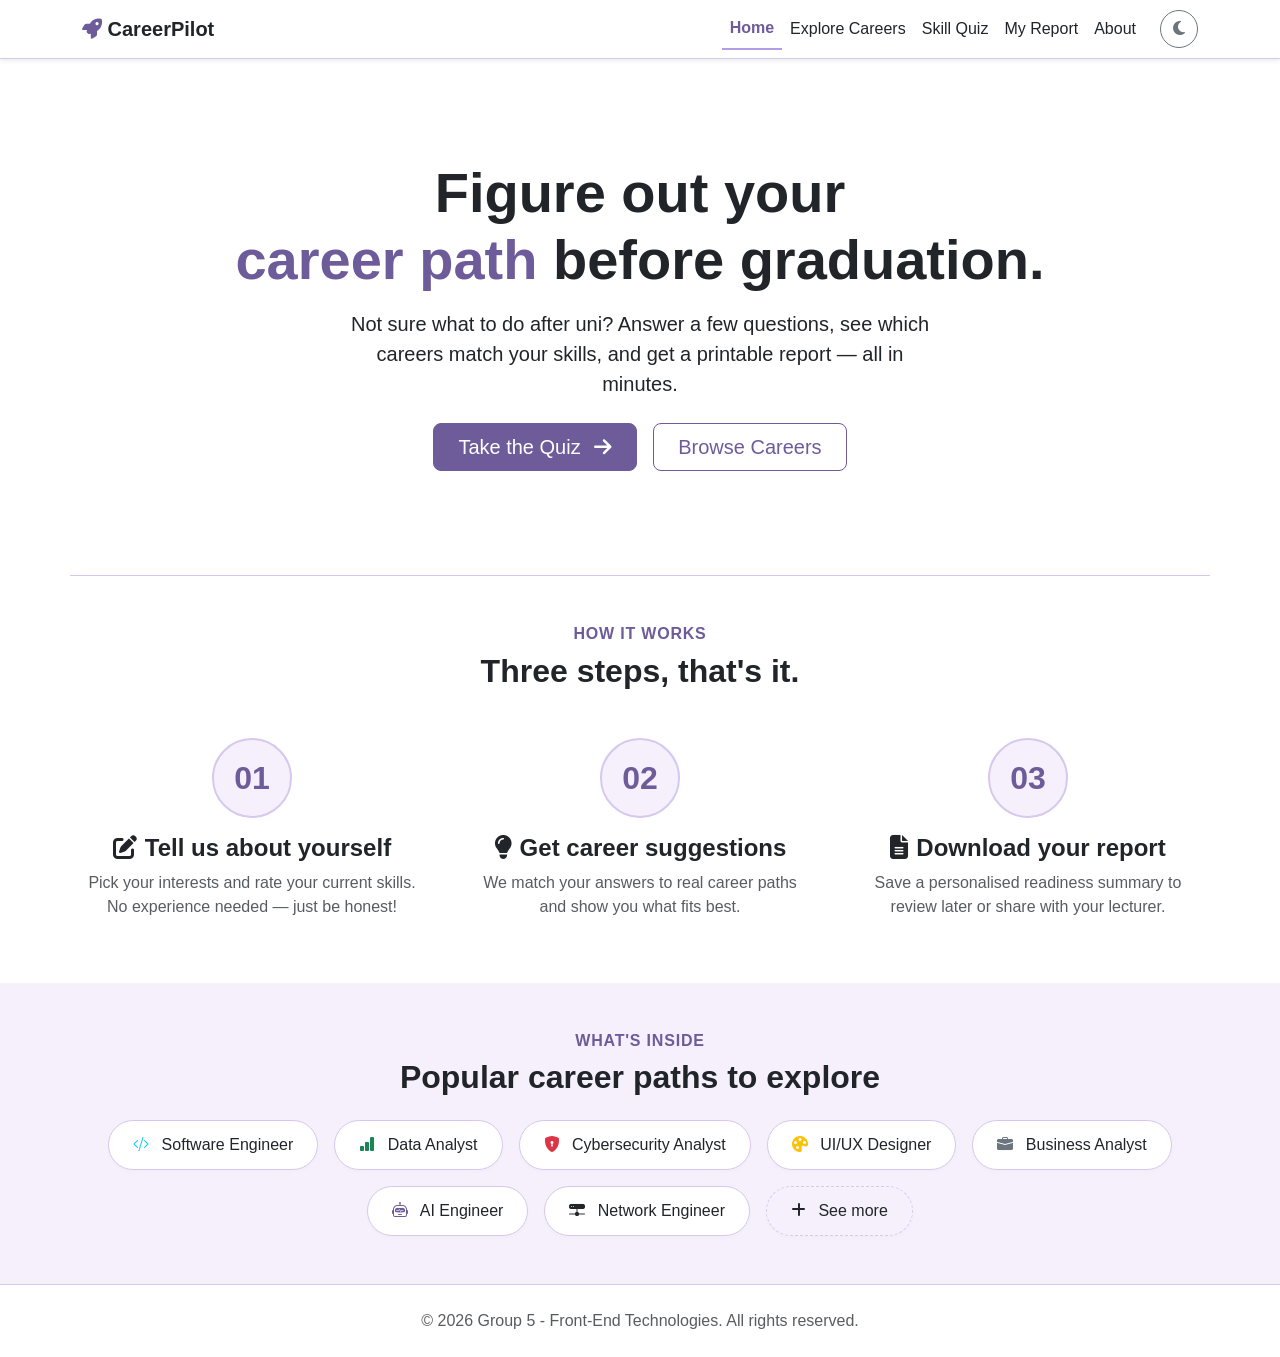
<file: index.html>
<!DOCTYPE html>
<html lang="en">
<head>
    <meta charset="UTF-8">
    <meta name="viewport" content="width=device-width, initial-scale=1.0">
    <title>Home | CareerPilot Readiness Portal</title>
    <link rel="icon" href="data:image/svg+xml,<svg xmlns=%22http://www.w3.org/2000/svg%22 viewBox=%220 0 100 100%22><text y=%22.9em%22 font-size=%2290%22>🚀</text></svg>">
    <link href="https://cdn.jsdelivr.net/npm/bootstrap@5.3.3/dist/css/bootstrap.min.css" rel="stylesheet">
    <link rel="stylesheet" href="https://cdn.jsdelivr.net/npm/bootstrap-icons@1.11.3/font/bootstrap-icons.min.css">
    <link rel="stylesheet" href="https://cdnjs.cloudflare.com/ajax/libs/font-awesome/6.4.0/css/all.min.css">
    <link rel="stylesheet" href="css/style.css">
</head>
<body>

    <nav class="navbar navbar-expand-lg custom-navbar shadow-sm sticky-top">
        <div class="container">
            <a class="navbar-brand fw-bold" href="index.html">
                <i class="fas fa-rocket text-primary"></i> CareerPilot
            </a>
            <button class="navbar-toggler" type="button" data-bs-toggle="collapse" data-bs-target="#navbarNav">
                <span class="navbar-toggler-icon"></span>
            </button>
            
            <div class="collapse navbar-collapse" id="navbarNav">
                <ul class="navbar-nav ms-auto align-items-center">
                    <li class="nav-item"><a class="nav-link active" href="index.html">Home</a></li>
                    <li class="nav-item"><a class="nav-link" href="explore.html">Explore Careers</a></li>
                    <li class="nav-item"><a class="nav-link" href="quiz.html">Skill Quiz</a></li>
                    <li class="nav-item"><a class="nav-link" href="report.html">My Report</a></li>
                    <li class="nav-item"><a class="nav-link" href="about.html">About</a></li>
                    <li class="nav-item ms-lg-3 mt-2 mt-lg-0">
                        <button id="theme-toggle" class="btn btn-outline-secondary rounded-circle" title="Toggle Light/Dark Mode">
                            <i class="fas fa-moon" id="theme-icon"></i>
                        </button>
                    </li>
                </ul>
            </div>
        </div>
    </nav>

    <header class="hero-section text-center d-flex align-items-center">
        <div class="container">
            <h1 class="display-4 fw-bold mb-3">Figure out your<br><span class="text-primary">career path</span> before graduation.</h1>
            <p class="lead mb-4 mx-auto" style="max-width: 600px;">
                Not sure what to do after uni? Answer a few questions, see which careers match your skills, and get a printable report — all in minutes.
            </p>
            <div class="d-flex justify-content-center gap-3">
                <a href="quiz.html" class="btn btn-primary btn-lg px-4 py-2">Take the Quiz <i class="fas fa-arrow-right ms-2"></i></a>
                <a href="explore.html" class="btn btn-outline-primary btn-lg px-4 py-2">Browse Careers</a>
            </div>
        </div>
    </header>

    <section class="container py-5 mt-4 border-top custom-border">
        <div class="text-center mb-5">
            <h6 class="text-uppercase text-primary fw-bold tracking-wide">How It Works</h6>
            <h2 class="fw-bold">Three steps, that's it.</h2>
        </div>
        <div class="row g-5 text-center">
            <div class="col-md-4">
                <div class="step-wrapper">
                    <div class="step-circle mx-auto mb-3 text-primary">01</div>
                    <h4 class="fw-bold"><i class="fas fa-edit me-2"></i>Tell us about yourself</h4>
                    <p class="text-muted">Pick your interests and rate your current skills. No experience needed — just be honest!</p>
                </div>
            </div>
            <div class="col-md-4">
                <div class="step-wrapper">
                    <div class="step-circle mx-auto mb-3 text-primary">02</div>
                    <h4 class="fw-bold"><i class="fas fa-lightbulb me-2"></i>Get career suggestions</h4>
                    <p class="text-muted">We match your answers to real career paths and show you what fits best.</p>
                </div>
            </div>
            <div class="col-md-4">
                <div class="step-wrapper">
                    <div class="step-circle mx-auto mb-3 text-primary">03</div>
                    <h4 class="fw-bold"><i class="fas fa-file-alt me-2"></i>Download your report</h4>
                    <p class="text-muted">Save a personalised readiness summary to review later or share with your lecturer.</p>
                </div>
            </div>
        </div>
    </section>

    <section class="py-5 custom-bg-light">
        <div class="container text-center">
            <h6 class="text-uppercase text-primary fw-bold tracking-wide">What's Inside</h6>
            <h2 class="fw-bold mb-4">Popular career paths to explore</h2>
            
            <div class="d-flex flex-wrap justify-content-center gap-3">
                <a href="explore.html" class="career-pill"><i class="bi bi-code-slash text-info me-2"></i> Software Engineer</a>
                <a href="explore.html" class="career-pill"><i class="bi bi-bar-chart-fill text-success me-2"></i> Data Analyst</a>
                <a href="explore.html" class="career-pill"><i class="bi bi-shield-lock-fill text-danger me-2"></i> Cybersecurity Analyst</a>
                <a href="explore.html" class="career-pill"><i class="bi bi-palette-fill text-warning me-2"></i> UI/UX Designer</a>
                <a href="explore.html" class="career-pill"><i class="bi bi-briefcase-fill text-secondary me-2"></i> Business Analyst</a>
                <a href="explore.html" class="career-pill"><i class="bi bi-robot text-primary me-2"></i> AI Engineer</a>
                <a href="explore.html" class="career-pill"><i class="bi bi-hdd-network-fill text-dark me-2 dark-icon-fix"></i> Network Engineer</a>
                <a href="explore.html" class="career-pill border-dashed"><i class="fas fa-plus me-2"></i> See more</a>
            </div>
        </div>
    </section>

    <footer class="text-center py-4 mt-auto border-top custom-border">
        <p class="mb-0 text-muted">&copy; 2026 Group 5 - Front-End Technologies. All rights reserved.</p>
    </footer>

    <script src="https://cdn.jsdelivr.net/npm/bootstrap@5.3.0/dist/js/bootstrap.bundle.min.js"></script>
    <script src="js/script.js"></script>
</body>
</html>
</file>
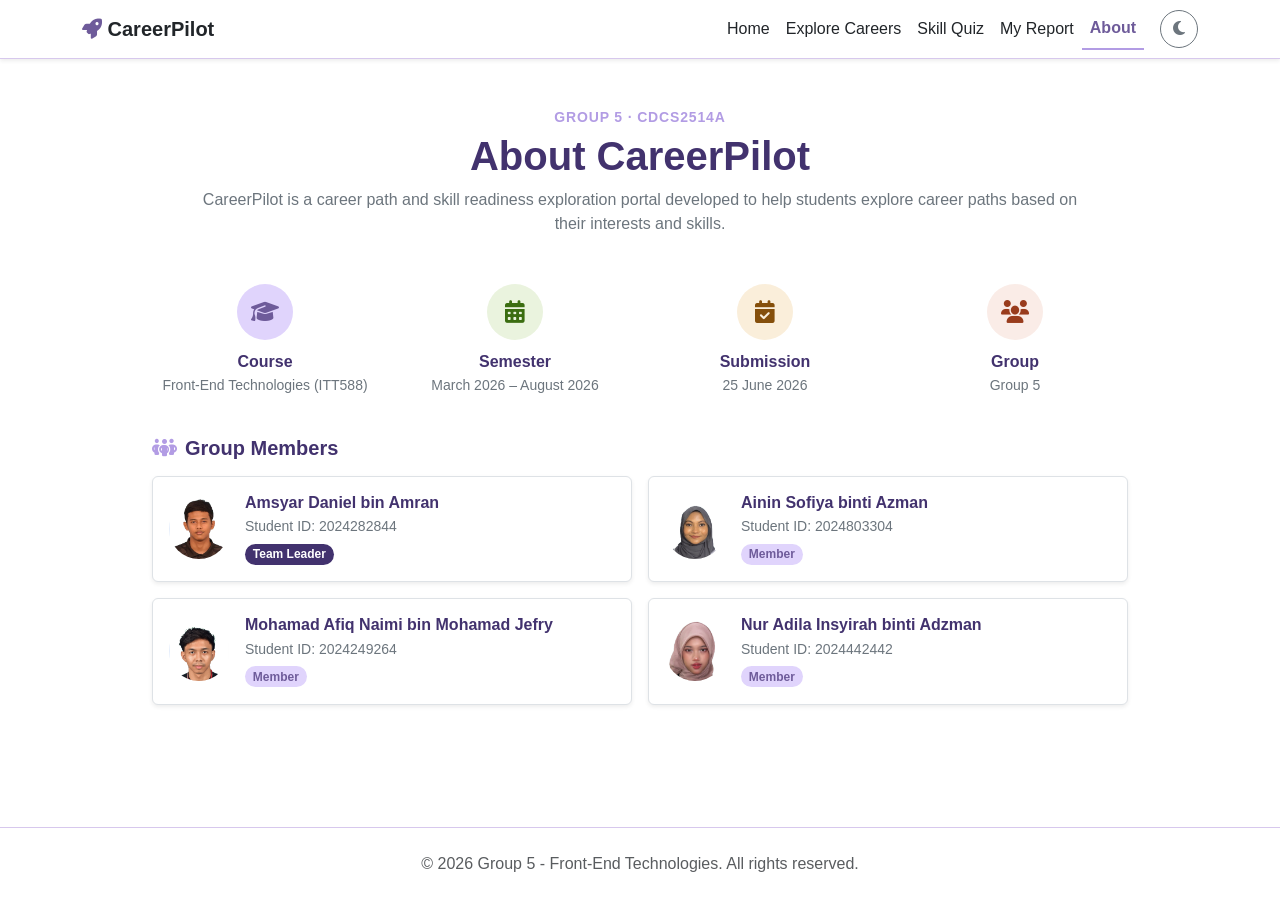
<file: about.html>
<!DOCTYPE html>
<html lang="en">
<head>
  <meta charset="UTF-8" />
  <meta name="viewport" content="width=device-width, initial-scale=1.0" />
  <title>About - CareerPilot</title>
  <link rel="icon" href="data:image/svg+xml,<svg xmlns=%22http://www.w3.org/2000/svg%22 viewBox=%220 0 100 100%22><text y=%22.9em%22 font-size=%2290%22>🧭</text></svg>">

  <link href="https://cdn.jsdelivr.net/npm/bootstrap@5.3.3/dist/css/bootstrap.min.css" rel="stylesheet">
  <link rel="stylesheet" href="https://cdnjs.cloudflare.com/ajax/libs/font-awesome/6.5.1/css/all.min.css">
  <link rel="stylesheet" href="css/style.css">
</head>
<body>

  <!-- Navbar -->
  <nav class="navbar navbar-expand-lg custom-navbar shadow-sm sticky-top">
        <div class="container">
            <a class="navbar-brand fw-bold" href="index.html">
                <i class="fas fa-rocket text-primary"></i> CareerPilot
            </a>
            <button class="navbar-toggler" type="button" data-bs-toggle="collapse" data-bs-target="#navbarNav">
                <span class="navbar-toggler-icon"></span>
            </button>
            
            <div class="collapse navbar-collapse" id="navbarNav">
                <ul class="navbar-nav ms-auto align-items-center">
                    <li class="nav-item"><a class="nav-link" href="index.html">Home</a></li>
                    <li class="nav-item"><a class="nav-link" href="explore.html">Explore Careers</a></li>
                    <li class="nav-item"><a class="nav-link " href="quiz.html">Skill Quiz</a></li>
                    <li class="nav-item"><a class="nav-link" href="report.html">My Report</a></li>
                    <li class="nav-item"><a class="nav-link active" href="about.html">About</a></li>
                    <li class="nav-item ms-lg-3 mt-2 mt-lg-0">
                        <button id="theme-toggle" class="btn btn-outline-secondary rounded-circle" title="Toggle Light/Dark Mode">
                            <i class="fas fa-moon" id="theme-icon"></i>
                        </button>
                    </li>
                </ul>
            </div>
        </div>
    </nav>

  <!-- Hero Section -->
  <div class="container text-center pt-5 pb-3" style="max-width: 900px;">
    <p class="text-uppercase fw-semibold small mb-1" style="color: var(--blue-400); letter-spacing: 0.06em;">
      Group 5 &middot; CDCS2514A
    </p>
    <h1 class="fw-bold" style="color: var(--navy-900);">About CareerPilot</h1>
    <p class="text-secondary">
      CareerPilot is a career path and skill readiness exploration portal developed to help students explore
      career paths based on their interests and skills.
    </p>
  </div>

  <!-- Info Cards -->
  <div class="container py-3" style="max-width: 1000px;">
    <div class="row g-4 text-center">
      <div class="col-6 col-md-3">
        <div class="info-card">
          <div class="icon-circle" style="background-color: var(--blue-50); color: var(--navy-800);">
            <i class="fa-solid fa-graduation-cap"></i>
          </div>
          <h6 class="fw-semibold mb-1" style="color: var(--navy-900);">Course</h6>
          <p class="text-secondary small mb-0">Front-End Technologies (ITT588)</p>
        </div>
      </div>
      <div class="col-6 col-md-3">
        <div class="info-card">
          <div class="icon-circle" style="background-color: #EAF3DE; color: #3B6D11;">
            <i class="fa-solid fa-calendar-days"></i>
          </div>
          <h6 class="fw-semibold mb-1" style="color: var(--navy-900);">Semester</h6>
          <p class="text-secondary small mb-0">March 2026 &ndash; August 2026</p>
        </div>
      </div>
      <div class="col-6 col-md-3">
        <div class="info-card">
          <div class="icon-circle" style="background-color: #FAEEDA; color: #854F0B;">
            <i class="fa-solid fa-calendar-check"></i>
          </div>
          <h6 class="fw-semibold mb-1" style="color: var(--navy-900);">Submission</h6>
          <p class="text-secondary small mb-0">25 June 2026</p>
        </div>
      </div>
      <div class="col-6 col-md-3">
        <div class="info-card">
          <div class="icon-circle" style="background-color: #FAECE7; color: #993C1D;">
            <i class="fa-solid fa-users"></i>
          </div>
          <h6 class="fw-semibold mb-1" style="color: var(--navy-900);">Group</h6>
          <p class="text-secondary small mb-0">Group 5</p>
        </div>
      </div>
    </div>
  </div>

  <!-- Group Members -->
  <div class="container py-4" style="max-width: 1000px;">
    <h2 class="h5 fw-semibold mb-3" style="color: var(--navy-900);">
      <i class="fa-solid fa-people-group me-2" style="color: var(--blue-400);"></i>Group Members
    </h2>
    <div class="row g-3">

      <div class="col-12 col-md-6">
        <div class="card shadow-sm border h-100">
          <div class="card-body d-flex align-items-center gap-3 member-card leader">
            <img src="images/Amsyar Photo.png" alt="Amsyar Daniel" class="avatar-circle">
            <div>
              <h6 class="fw-semibold mb-1" style="color: var(--navy-900);">Amsyar Daniel bin Amran</h6>
              <p class="text-secondary small mb-1">Student ID: 2024282844</p>
              <span class="badge rounded-pill" style="background-color: var(--navy-900); color: #fff;">Team Leader</span>
            </div>
          </div>
        </div>
      </div>

      <div class="col-12 col-md-6">
        <div class="card shadow-sm border h-100">
          <div class="card-body d-flex align-items-center gap-3 member-card">
            <img src="images/Ainin Photo.png" alt="Ainin Sofiya" class="avatar-circle">
            <div>
              <h6 class="fw-semibold mb-1" style="color: var(--navy-900);">Ainin Sofiya binti Azman</h6>
              <p class="text-secondary small mb-1">Student ID: 2024803304</p>
              <span class="badge rounded-pill" style="background-color: var(--blue-50); color: var(--navy-800);">Member</span>
            </div>
          </div>
        </div>
      </div>

      <div class="col-12 col-md-6">
        <div class="card shadow-sm border h-100">
          <div class="card-body d-flex align-items-center gap-3 member-card">
            <img src="images/Naimi Photo.png" alt="Afiq Naimi" class="avatar-circle">
            <div>
              <h6 class="fw-semibold mb-1" style="color: var(--navy-900);">Mohamad Afiq Naimi bin Mohamad Jefry</h6>
              <p class="text-secondary small mb-1">Student ID: 2024249264</p>
              <span class="badge rounded-pill" style="background-color: var(--blue-50); color: var(--navy-800);">Member</span>
            </div>
          </div>
        </div>
      </div>

      <div class="col-12 col-md-6">
        <div class="card shadow-sm border h-100">
          <div class="card-body d-flex align-items-center gap-3 member-card">
            <img src="images/Insyi Photo.png" alt="Adila Insyirah" class="avatar-circle">
            <div>
              <h6 class="fw-semibold mb-1" style="color: var(--navy-900);">Nur Adila Insyirah binti Adzman</h6>
              <p class="text-secondary small mb-1">Student ID: 2024442442</p>
              <span class="badge rounded-pill" style="background-color: var(--blue-50); color: var(--navy-800);">Member</span>
            </div>
          </div>
        </div>
      </div>

    </div>
  </div>
  <footer class="text-center py-4 mt-auto border-top custom-border">
        <p class="mb-0 text-muted">&copy; 2026 Group 5 - Front-End Technologies. All rights reserved.</p>
    </footer>

  <script src="https://cdn.jsdelivr.net/npm/bootstrap@5.3.3/dist/js/bootstrap.bundle.min.js"></script>
  <script src="js/about.js"></script>
  <script src="js/script.js"></script>


</body>
</html>
</file>
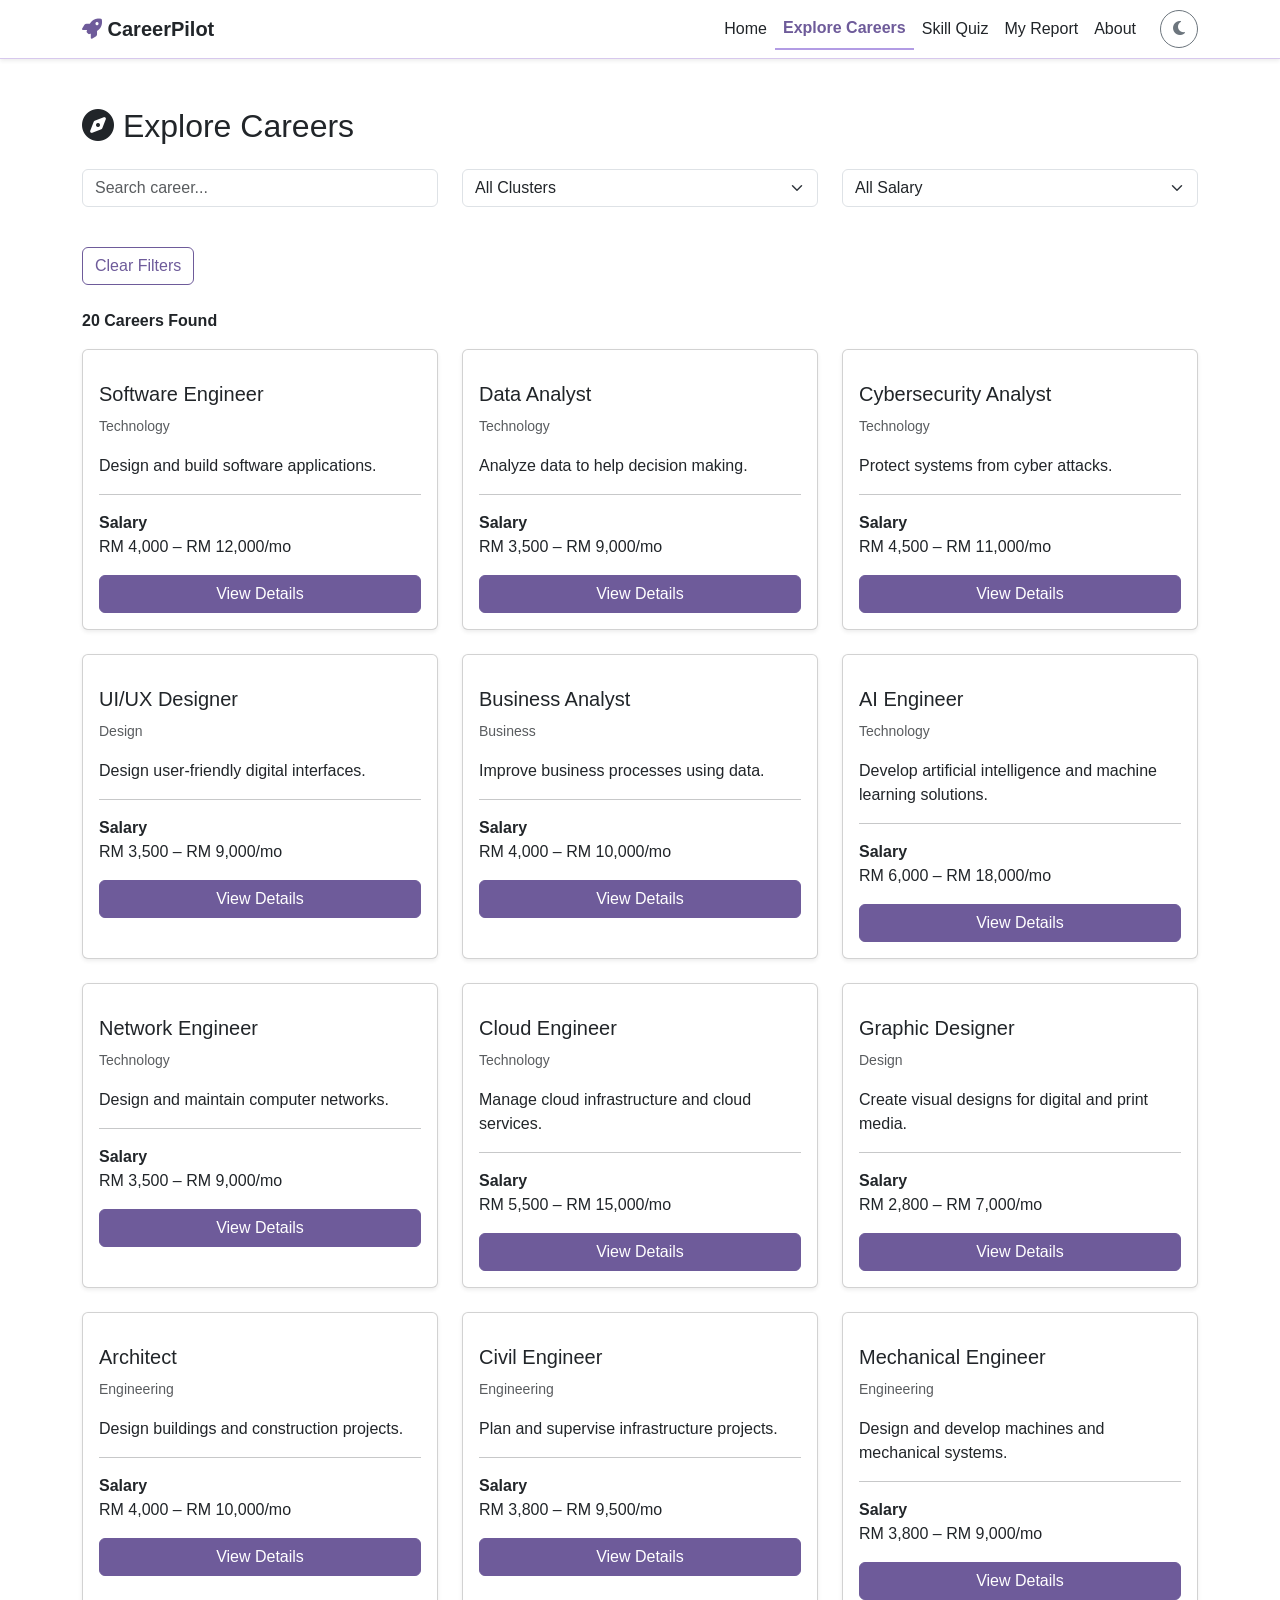
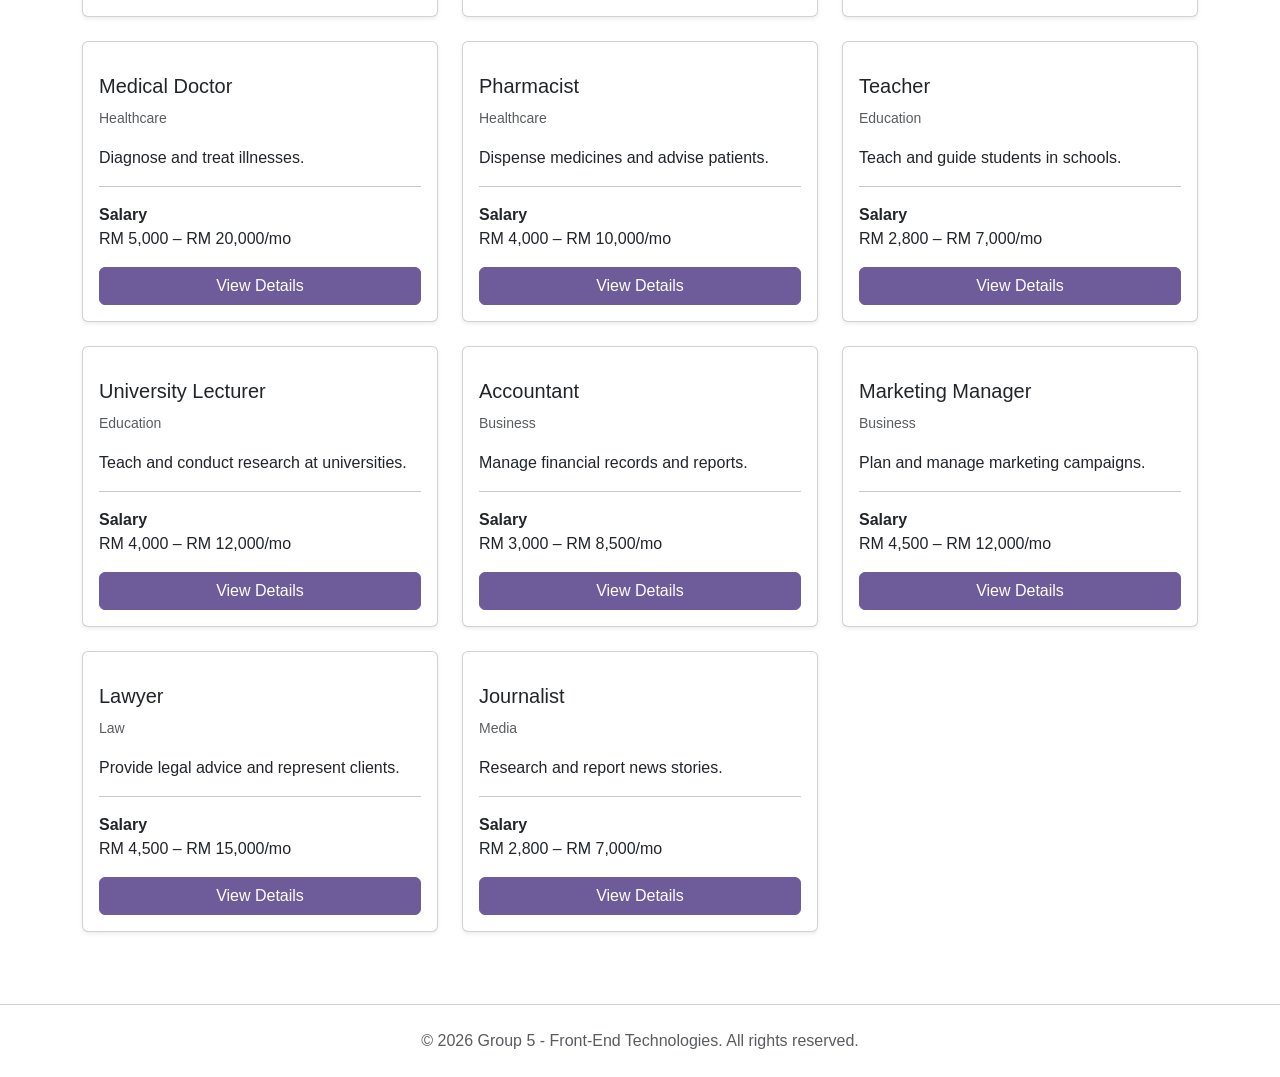
<file: explore.html>
<!DOCTYPE html>
<html lang="en">
<head>
  <meta charset="UTF-8" />
  <meta name="viewport" content="width=device-width, initial-scale=1.0" />
  <title>Career - CareerPilot Portal</title>
  <link rel="icon" href="data:image/svg+xml,<svg xmlns=%22http://www.w3.org/2000/svg%22 viewBox=%220 0 100 100%22><text y=%22.9em%22 font-size=%2290%22>🚀</text></svg>">

  <link href="https://cdn.jsdelivr.net/npm/bootstrap@5.3.3/dist/css/bootstrap.min.css" rel="stylesheet">
  <link rel="stylesheet" href="https://cdnjs.cloudflare.com/ajax/libs/font-awesome/6.5.1/css/all.min.css">
  <link rel="stylesheet" href="css/style.css">
</head>

<body class="page-explore">

<!-- Navigation bar -->
  <nav class="navbar navbar-expand-lg custom-navbar shadow-sm sticky-top">
        <div class="container">
            <a class="navbar-brand fw-bold" href="index.html">
                <i class="fas fa-rocket text-primary"></i> CareerPilot
            </a>
            <button class="navbar-toggler" type="button" data-bs-toggle="collapse" data-bs-target="#navbarNav">
                <span class="navbar-toggler-icon"></span>
            </button>
            
            <div class="collapse navbar-collapse" id="navbarNav">
                <ul class="navbar-nav ms-auto align-items-center">
                    <li class="nav-item"><a class="nav-link" href="index.html">Home</a></li>
                    <li class="nav-item"><a class="nav-link active" href="explore.html">Explore Careers</a></li>
                    <li class="nav-item"><a class="nav-link" href="quiz.html">Skill Quiz</a></li>
                    <li class="nav-item"><a class="nav-link" href="report.html">My Report</a></li>
                    <li class="nav-item"><a class="nav-link" href="about.html">About</a></li>
                    <li class="nav-item ms-lg-3 mt-2 mt-lg-0">
                        <button id="theme-toggle" class="btn btn-outline-secondary rounded-circle" title="Toggle Light/Dark Mode">
                            <i class="fas fa-moon" id="theme-icon"></i>
                        </button>
                    </li>
                </ul>
            </div>
        </div>
    </nav>


<div class="container py-5">

    <h2 class="mb-4">
        <i class="fas fa-compass"></i>
        Explore Careers
    </h2>



    <!--Filter section-->
    <div class="row mb-4">

        <div class="col-md-4 mb-3">
            <input
                type="text"
                id="searchInput"
                class="form-control"
                placeholder="Search career...">
        </div>

        <div class="col-md-4 mb-3">
            <select
                id="clusterFilter"
                class="form-select">

                <option value="">
                    All Clusters
                </option>
            </select>
        </div>

        <div class="col-md-4 mb-3">
            <select
                id="salaryFilter"
                class="form-select">
                <option value="">
                    All Salary
                </option>
                <option value="high">
                    High (RM6k+)
                </option>
                <option value="mid">
                    Mid (RM3k - RM6k)
                </option>
                <option value="entry">
                    Entry (&lt; RM3k)
                </option>
            </select>
        </div>
    </div>

    <button
        id="clearBtn"
        class="btn btn-outline-primary mb-4">
        Clear Filters
    </button>

    <p id="resultCount" class="fw-bold"></p>

    <div class="row" id="careerGrid"></div>

</div>

<div class="modal fade" id="careerModal" tabindex="-1" aria-hidden="true">

    <div class="modal-dialog modal-lg modal-dialog-centered">
        <div class="modal-content">
            <div class="modal-header">
                <h4 class="modal-title" id="modalTitle"> Career Details</h4>

                <button type="button" class="btn-close" data-bs-dismiss="modal"></button>
            </div>

            <div class="modal-body" id="modalBody"></div>

            <div class="modal-footer">
                <button class="btn btn-secondary"data-bs-dismiss="modal">Close</button>
            </div>

        </div>

    </div>

</div>

<footer class="text-center py-4 mt-auto border-top custom-border">
        <p class="mb-0 text-muted">&copy; 2026 Group 5 - Front-End Technologies. All rights reserved.</p>
    </footer>

<!-- Bootstrap JS -->

<script src="https://cdn.jsdelivr.net/npm/bootstrap@5.3.3/dist/js/bootstrap.bundle.min.js"></script>

<!-- Your JS -->

<script src="js/data.js"></script>
<script src="js/explore.js"></script>
<script src="js/script.js"></script>
<script src="js/about.js"></script>

</body>
</html>
</file>
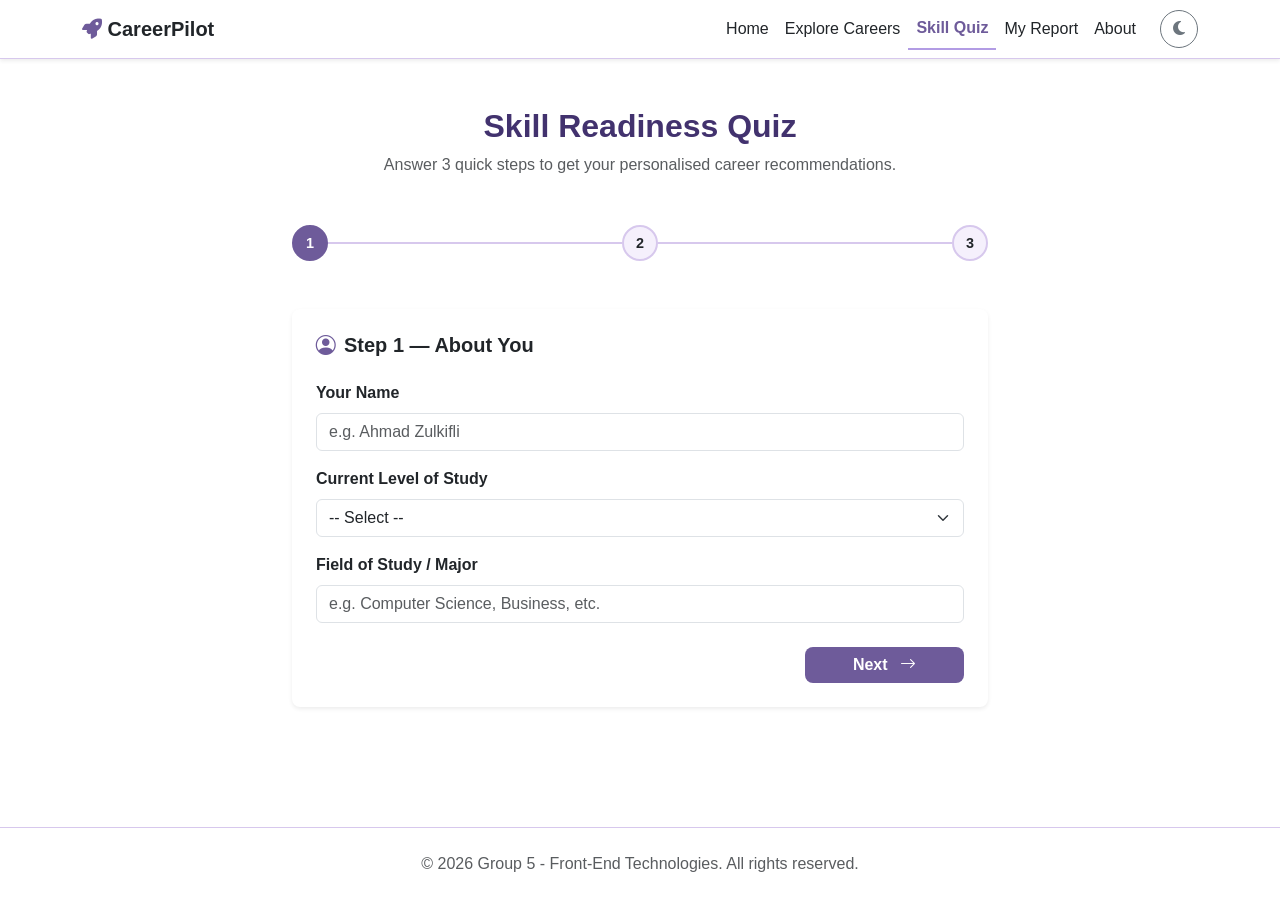
<file: quiz.html>
<!DOCTYPE html>
<html lang="en">
<head>
  <meta charset="UTF-8" />
  <meta name="viewport" content="width=device-width, initial-scale=1.0" />
  <title>Skill Quiz – CareerPilot</title>
  <link rel="icon" href="data:image/svg+xml,<svg xmlns='http://www.w3.org/2000/svg' viewBox='0 0 100 100'><text y='.9em' font-size='90'>🧭</text></svg>" />
  <link href="https://cdn.jsdelivr.net/npm/bootstrap@5.3.3/dist/css/bootstrap.min.css" rel="stylesheet" />
  <link href="https://cdn.jsdelivr.net/npm/bootstrap-icons@1.11.3/font/bootstrap-icons.min.css" rel="stylesheet" />
  <link rel="stylesheet" href="https://cdnjs.cloudflare.com/ajax/libs/font-awesome/6.7.2/css/all.min.css">
  <link href="https://fonts.googleapis.com/css2?family=Playfair+Display:wght@700;900&family=DM+Sans:wght@300;400;500;600&display=swap" rel="stylesheet" />
  <link rel="stylesheet" href="css/style.css" />
</head>
<body>

<!-- Navbar -->
<nav class="navbar navbar-expand-lg custom-navbar shadow-sm sticky-top">
  <div class="container">
    <a class="navbar-brand fw-bold" href="index.html">
      <i class="fas fa-rocket text-primary"></i> CareerPilot
    </a>
    <button class="navbar-toggler" type="button" data-bs-toggle="collapse" data-bs-target="#navbarNav">
      <span class="navbar-toggler-icon"></span>
    </button>
    <div class="collapse navbar-collapse" id="navbarNav">
      <ul class="navbar-nav ms-auto align-items-center">
        <li class="nav-item"><a class="nav-link" href="index.html">Home</a></li>
        <li class="nav-item"><a class="nav-link" href="explore.html">Explore Careers</a></li>
        <li class="nav-item"><a class="nav-link active" href="quiz.html">Skill Quiz</a></li>
        <li class="nav-item"><a class="nav-link" href="report.html">My Report</a></li>
        <li class="nav-item"><a class="nav-link" href="about.html">About</a></li>
        <li class="nav-item ms-lg-3 mt-2 mt-lg-0">
          <button id="theme-toggle" class="btn btn-outline-secondary rounded-circle" title="Toggle Light/Dark Mode">
            <i class="fas fa-moon" id="theme-icon"></i>
          </button>
        </li>
      </ul>
    </div>
  </div>
</nav>

<div class="container py-5" style="max-width:720px">
  <div class="text-center mb-5">
    <h2 class="fw-bold" style="color:var(--navy-900);">Skill Readiness Quiz</h2>
    <p class="text-muted">Answer 3 quick steps to get your personalised career recommendations.</p>
  </div>

  <!-- Stepper -->
  <div class="quiz-stepper d-flex align-items-center mb-5" id="stepper">
    <div class="step-dot active" id="dot-1">1</div>
    <div class="step-line" id="line-1"></div>
    <div class="step-dot" id="dot-2">2</div>
    <div class="step-line" id="line-2"></div>
    <div class="step-dot" id="dot-3">3</div>
  </div>

  <!-- ── STEP 1: About You ── -->
  <div id="step-1" class="quiz-step">
    <div class="card border-0 shadow-sm rounded-3">
      <div class="card-body p-4">
        <h5 class="fw-bold mb-4">
          <i class="bi bi-person-circle text-primary me-2"></i>Step 1 — About You
        </h5>
        <div class="mb-3">
          <label class="form-label fw-semibold">Your Name</label>
          <input type="text" class="form-control" id="userName" placeholder="e.g. Ahmad Zulkifli" />
        </div>
        <div class="mb-3">
          <label class="form-label fw-semibold">Current Level of Study</label>
          <select class="form-select" id="studyLevel">
            <option value="">-- Select --</option>
            <option>SPM / Secondary School</option>
            <option>Foundation / Diploma</option>
            <option>Bachelor's Degree</option>
            <option>Master's / PhD</option>
            <option>Working Professional</option>
          </select>
        </div>
        <div class="mb-4">
          <label class="form-label fw-semibold">Field of Study / Major</label>
          <input type="text" class="form-control" id="fieldStudy" placeholder="e.g. Computer Science, Business, etc." />
        </div>
        <div class="d-flex justify-content-end">
          <button class="btn btn-primary-custom px-5" onclick="goStep(2)">
            Next <i class="bi bi-arrow-right ms-2"></i>
          </button>
        </div>
      </div>
    </div>
  </div>

  <!-- ── STEP 2: Interests (max 3) ── -->
  <div id="step-2" class="quiz-step d-none">
    <div class="card border-0 shadow-sm rounded-3">
      <div class="card-body p-4">
        <div class="d-flex justify-content-between align-items-start mb-1">
          <h5 class="fw-bold mb-0">
            <i class="bi bi-heart text-danger me-2"></i>Step 2 — Your Interests
          </h5>
          <!-- Live counter -->
          <span class="selection-counter" id="interest-counter">0 / 3 selected</span>
        </div>
        <p class="text-muted small mb-4">Pick up to <strong>3 interests</strong> that best describe you.</p>

        <div class="row g-2" id="interestGrid">
          <!-- Rendered by JS -->
        </div>

        <div id="interest-warning" class="alert alert-warning d-none mt-3">
          <i class="bi bi-exclamation-triangle me-2"></i>Please select at least 1 interest.
        </div>
        <div class="d-flex justify-content-between mt-4">
          <button class="btn btn-outline-custom px-4" onclick="goStep(1)">
            <i class="bi bi-arrow-left me-2"></i>Back
          </button>
          <button class="btn btn-primary-custom px-5" onclick="goStep(3)">
            Next <i class="bi bi-arrow-right ms-2"></i>
          </button>
        </div>
      </div>
    </div>
  </div>

  <!-- ── STEP 3: Skills (max 3) ── -->
  <div id="step-3" class="quiz-step d-none">
    <div class="card border-0 shadow-sm rounded-3">
      <div class="card-body p-4">
        <div class="d-flex justify-content-between align-items-start mb-1">
          <h5 class="fw-bold mb-0">
            <i class="bi bi-lightning text-warning me-2"></i>Step 3 — Your Skills
          </h5>
          <!-- Live counter -->
          <span class="selection-counter" id="skill-counter">0 / 3 selected</span>
        </div>
        <p class="text-muted small mb-4">Pick up to <strong>3 skills</strong> you already have or feel confident in.</p>

        <div class="row g-2" id="skillGrid">
          <!-- Rendered by JS -->
        </div>

        <div id="skill-warning" class="alert alert-warning d-none mt-3">
          <i class="bi bi-exclamation-triangle me-2"></i>Please select at least 1 skill.
        </div>
        <div class="mb-3 mt-4">
          <label class="form-label fw-semibold">Anything else? (Optional)</label>
          <textarea class="form-control" id="extraNotes" rows="2"
            placeholder="e.g. I enjoy working with people, I love music..."></textarea>
        </div>
        <div class="d-flex justify-content-between mt-3">
          <button class="btn btn-outline-custom px-4" onclick="goStep(2)">
            <i class="bi bi-arrow-left me-2"></i>Back
          </button>
          <button class="btn btn-primary-custom px-5" onclick="submitQuiz()">
            <i class="bi bi-magic me-2"></i>Get My Results
          </button>
        </div>
      </div>
    </div>
  </div>
</div>

<footer class="text-center py-4 mt-auto border-top custom-border">
        <p class="mb-0 text-muted">&copy; 2026 Group 5 - Front-End Technologies. All rights reserved.</p>
</footer>
<script src="https://cdn.jsdelivr.net/npm/bootstrap@5.3.3/dist/js/bootstrap.bundle.min.js"></script>
<script src="js/data.js"></script>
<script src="js/quiz.js"></script>
<script src="js/script.js"></script>
<script>

  // ── Options data ──────────────────────────────────────────
  var interestOptions = [
    { value: 'technology',     label: '💻 Technology'      },
    { value: 'math',           label: '📐 Mathematics'     },
    { value: 'science',        label: '🔬 Science'         },
    { value: 'art',            label: '🎨 Art & Design'    },
    { value: 'business',       label: '📈 Business'        },
    { value: 'writing',        label: '✍️ Writing'         },
    { value: 'helping-others', label: '🤝 Helping Others'  },
    { value: 'data',           label: '📊 Data & Numbers'  },
    { value: 'design',         label: '🖌️ Visual Design'   },
    { value: 'logic',          label: '🧩 Logic & Puzzles' },
    { value: 'social-media',   label: '📱 Social Media'    },
    { value: 'marketing',      label: '📣 Marketing'       },
    { value: 'healthcare',     label: '🏥 Healthcare'      },
    { value: 'finance',        label: '💰 Finance'         },
    { value: 'teaching',       label: '📚 Teaching'        },
    { value: 'building',       label: '🏗️ Building Things' },
    { value: 'research',       label: '🔍 Research'        },
    { value: 'innovation',     label: '💡 Innovation'      },
    { value: 'media',          label: '🎬 Media'           },
    { value: 'security',       label: '🔒 Security'        },
  ];

  var skillOptions = [
    { value: 'programming',         label: '💻 Programming'          },
    { value: 'problem-solving',     label: '🧠 Problem Solving'      },
    { value: 'communication',       label: '💬 Communication'        },
    { value: 'creativity',          label: '🎨 Creativity'           },
    { value: 'math',                label: '🔢 Mathematics'          },
    { value: 'analysis',            label: '📊 Data Analysis'        },
    { value: 'writing',             label: '✍️ Writing'              },
    { value: 'teamwork',            label: '🤝 Teamwork'             },
    { value: 'leadership',          label: '👑 Leadership'           },
    { value: 'design-tools',        label: '🖌️ Design Tools'         },
    { value: 'excel',               label: '📋 Excel / Spreadsheets' },
    { value: 'sql',                 label: '🗄️ SQL / Databases'      },
    { value: 'networking',          label: '🌐 Networking'           },
    { value: 'research',            label: '🔍 Research'             },
    { value: 'attention-to-detail', label: '🔎 Attention to Detail'  },
    { value: 'statistics',          label: '📈 Statistics'           },
    { value: 'seo',                 label: '🔗 SEO / Digital Marketing'},
    { value: 'empathy',             label: '❤️ Empathy'              },
    { value: 'organisation',        label: '📁 Organisation'         },
    { value: 'critical-thinking',   label: '🤔 Critical Thinking'    },
  ];

  var MAX = 3; // max selections per step


  // ── Render a grid of option cards ────────────────────────
  // gridId    : the container <div> id
  // options   : array of { value, label }
  // counterId : the <span> id for the live counter
  function renderGrid(gridId, options, counterId) {
    var grid = document.getElementById(gridId);
    grid.innerHTML = '';

    options.forEach(function(opt) {
      var col = document.createElement('div');
      col.className = 'col-6 col-md-4';

      var card = document.createElement('div');
      card.className = 'option-card';
      card.setAttribute('data-value', opt.value);
      card.setAttribute('role', 'checkbox');
      card.setAttribute('aria-checked', 'false');
      card.setAttribute('tabindex', '0');
      card.innerHTML = '<span>' + opt.label + '</span>';

      // Click handler
      card.addEventListener('click', function() {
        toggleCard(card, gridId, counterId);
      });

      // Keyboard (Space / Enter)
      card.addEventListener('keydown', function(e) {
        if (e.key === ' ' || e.key === 'Enter') {
          e.preventDefault();
          toggleCard(card, gridId, counterId);
        }
      });

      col.appendChild(card);
      grid.appendChild(col);
    });
  }


  // ── Toggle a card on / off ────────────────────────────────
  function toggleCard(card, gridId, counterId) {
    var isSelected = card.classList.contains('selected');
    var currentCount = document.querySelectorAll('#' + gridId + ' .option-card.selected').length;

    // If not selected and already at max — do nothing
    if (!isSelected && currentCount >= MAX) {
      return;
    }

    // Toggle this card
    if (isSelected) {
      card.classList.remove('selected');
      card.setAttribute('aria-checked', 'false');
    } else {
      card.classList.add('selected');
      card.setAttribute('aria-checked', 'true');
    }

    // Update counter and grey-out state
    updateCounter(gridId, counterId);
  }


  // ── Update the live counter + grey out unselected if maxed ─
  function updateCounter(gridId, counterId) {
    var allCards = document.querySelectorAll('#' + gridId + ' .option-card');
    var selected = document.querySelectorAll('#' + gridId + ' .option-card.selected');
    var count    = selected.length;
    var atMax    = (count >= MAX);

    // Update counter text
    var counter = document.getElementById(counterId);
    counter.textContent = count + ' / ' + MAX + ' selected';
    if (atMax) {
      counter.classList.add('at-max');
    } else {
      counter.classList.remove('at-max');
    }

    // Grey out unselected cards when at max
    allCards.forEach(function(c) {
      if (!c.classList.contains('selected')) {
        if (atMax) {
          c.classList.add('maxed');
        } else {
          c.classList.remove('maxed');
        }
      }
    });
  }


  // ── Stepper update ────────────────────────────────────────
  function goStep(n) {
    // Validate step 2 before moving to 3
    if (n === 3) {
      var interestCount = document.querySelectorAll('#interestGrid .option-card.selected').length;
      if (interestCount === 0) {
        document.getElementById('interest-warning').classList.remove('d-none');
        return;
      }
      document.getElementById('interest-warning').classList.add('d-none');
    }

    // Hide all steps, show target
    document.querySelectorAll('.quiz-step').forEach(function(s) {
      s.classList.add('d-none');
    });
    document.getElementById('step-' + n).classList.remove('d-none');

    // Update dots
    [1, 2, 3].forEach(function(i) {
      var dot = document.getElementById('dot-' + i);
      dot.classList.remove('active', 'done');
      if (i < n) {
        dot.classList.add('done');
        dot.innerHTML = '<i class="bi bi-check"></i>';
      } else if (i === n) {
        dot.classList.add('active');
        dot.textContent = i;
      } else {
        dot.textContent = i;
      }
    });

    // Update lines
    [1, 2].forEach(function(i) {
      var line = document.getElementById('line-' + i);
      if (i < n) {
        line.classList.add('done');
      } else {
        line.classList.remove('done');
      }
    });

    window.scrollTo({ top: 0, behavior: 'smooth' });
  }


  // ── Submit quiz ───────────────────────────────────────────
  // Collects the selected interests + skills,
  // runs the if/else career-matching logic in quiz.js,
  // saves to localStorage, then redirects to report.html.
  function submitQuiz() {
    var skillCount = document.querySelectorAll('#skillGrid .option-card.selected').length;
    if (skillCount === 0) {
      document.getElementById('skill-warning').classList.remove('d-none');
      return;
    }
    document.getElementById('skill-warning').classList.add('d-none');

    // Collect values
    var interests = [];
    document.querySelectorAll('#interestGrid .option-card.selected').forEach(function(c) {
      interests.push(c.getAttribute('data-value'));
    });

    var skills = [];
    document.querySelectorAll('#skillGrid .option-card.selected').forEach(function(c) {
      skills.push(c.getAttribute('data-value'));
    });

    var profile = {
      name:       document.getElementById('userName').value.trim() || 'Student',
      studyLevel: document.getElementById('studyLevel').value,
      fieldStudy: document.getElementById('fieldStudy').value.trim(),
      interests:  interests,
      skills:     skills,
      notes:      document.getElementById('extraNotes').value.trim()
    };

    // saveProfile() is defined in quiz.js — runs the matching and saves to localStorage
    saveProfile(profile);
    window.location.href = 'report.html';
  }



  // ── Init ──────────────────────────────────────────────────
  renderGrid('interestGrid', interestOptions, 'interest-counter');
  renderGrid('skillGrid',    skillOptions,    'skill-counter');

</script>
</body>
</html>
</file>
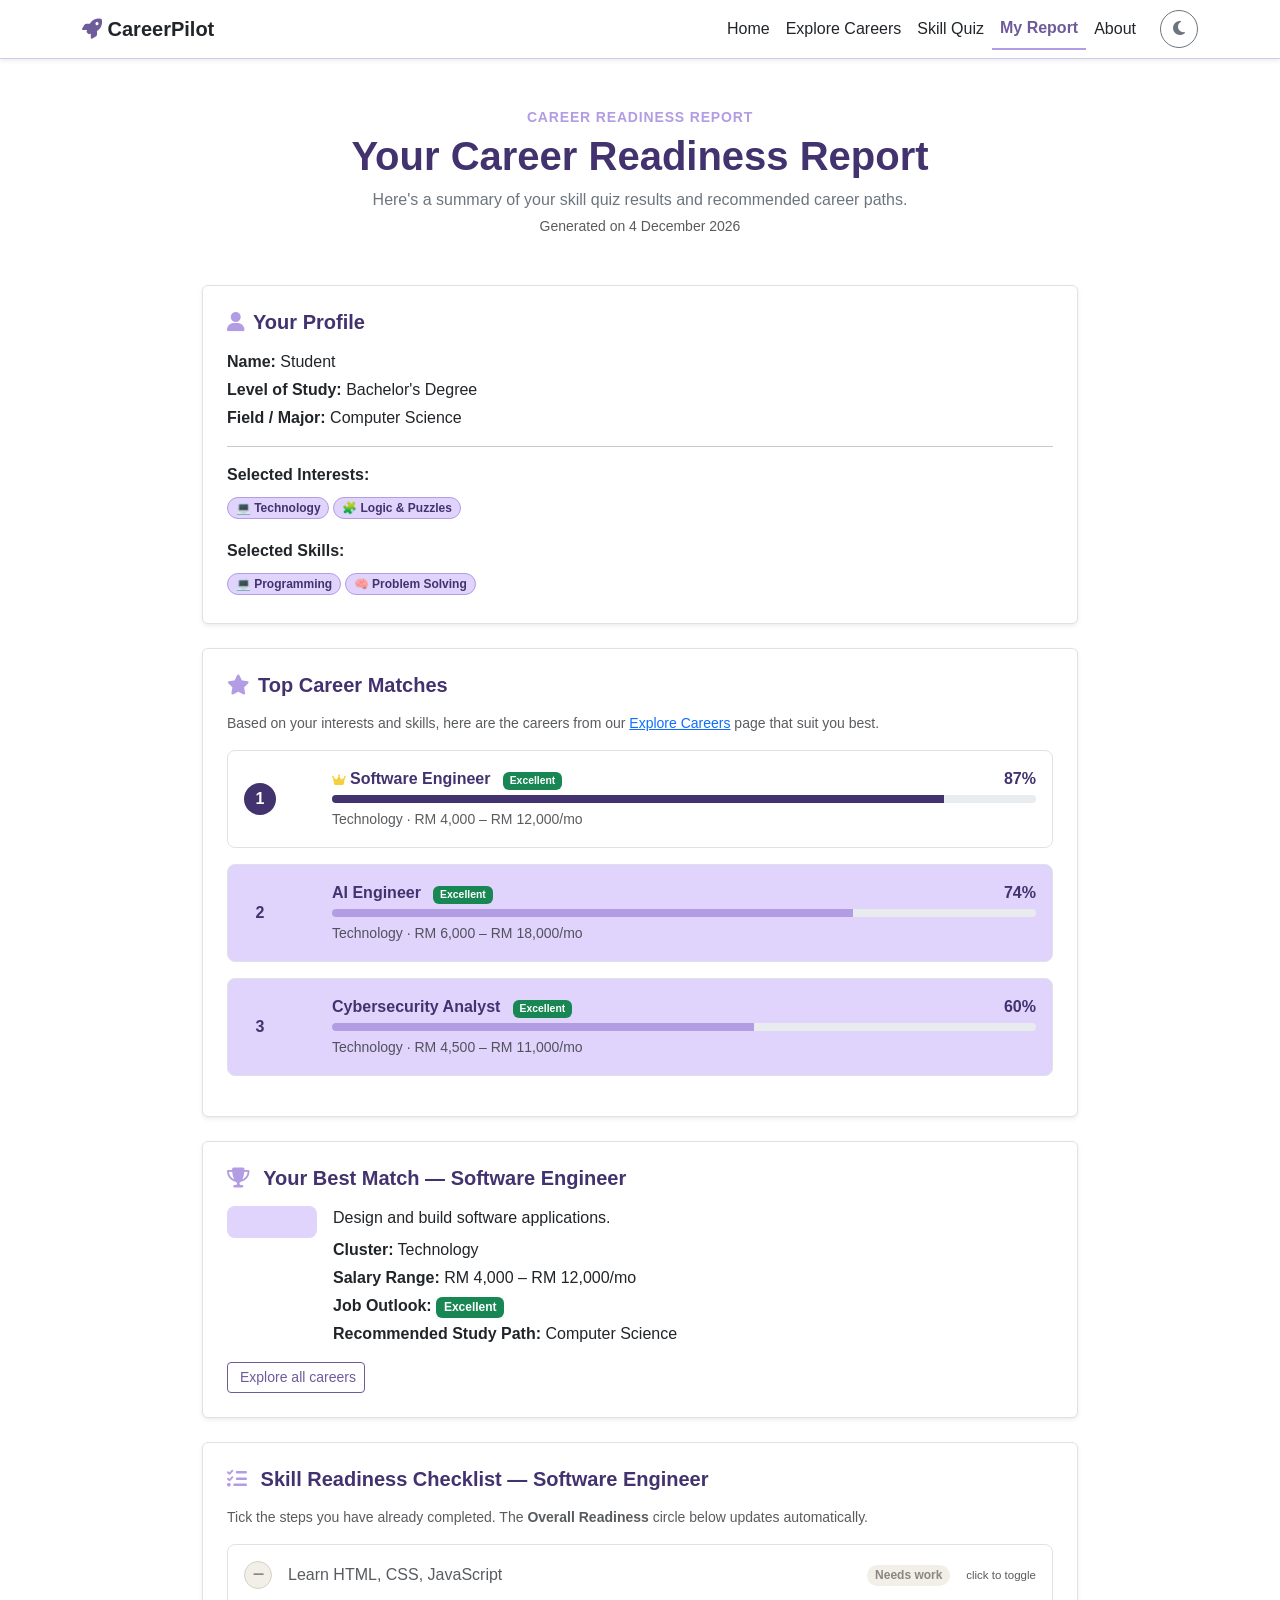
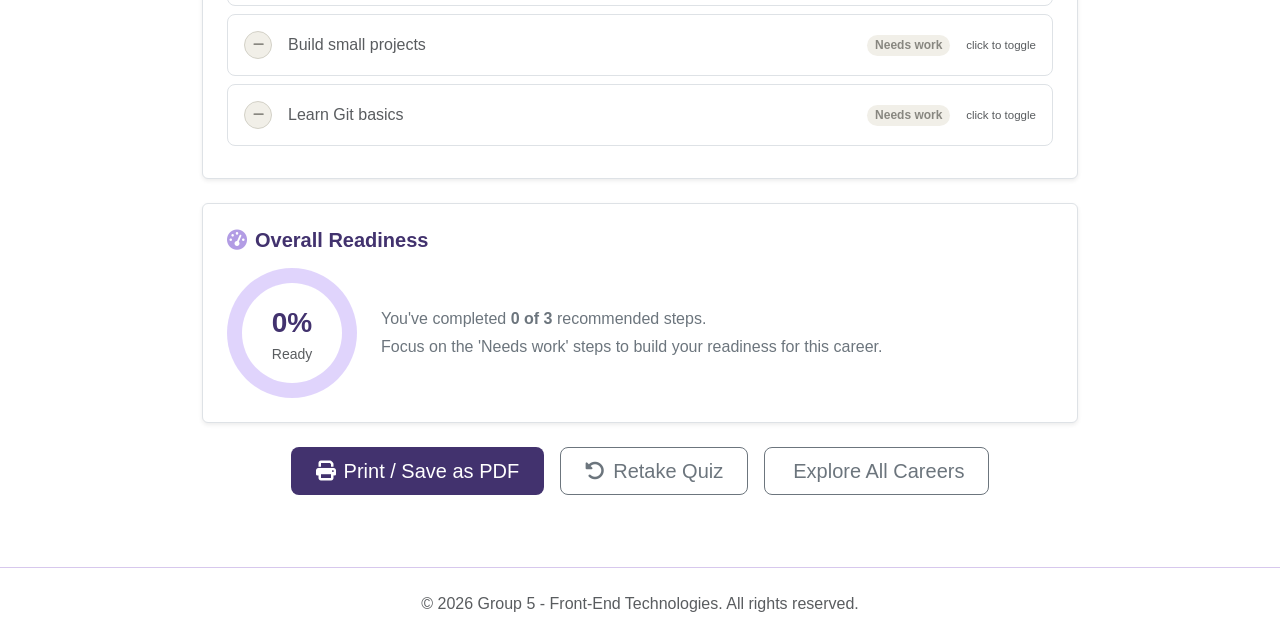
<file: report.html>
<!DOCTYPE html>
<html lang="en">
<head>
  <meta charset="UTF-8" />
  <meta name="viewport" content="width=device-width, initial-scale=1.0" />
  <title>My Report - CareerPilot</title>
  <link rel="icon" href="data:image/svg+xml,<svg xmlns=%22http://www.w3.org/2000/svg%22 viewBox=%220 0 100 100%22><text y=%22.9em%22 font-size=%2290%22>🧭</text></svg>">

  <link href="https://cdn.jsdelivr.net/npm/bootstrap@5.3.3/dist/css/bootstrap.min.css" rel="stylesheet">
  <link rel="stylesheet" href="https://cdnjs.cloudflare.com/ajax/libs/font-awesome/6.5.1/css/all.min.css">
  <link rel="stylesheet" href="css/style.css">
</head>
<body>

  <!--Navbar-->
  <nav class="navbar navbar-expand-lg custom-navbar shadow-sm sticky-top">
        <div class="container">
            <a class="navbar-brand fw-bold" href="index.html">
                <i class="fas fa-rocket text-primary"></i> CareerPilot
            </a>
            <button class="navbar-toggler" type="button" data-bs-toggle="collapse" data-bs-target="#navbarNav">
                <span class="navbar-toggler-icon"></span>
            </button>
            
            <div class="collapse navbar-collapse" id="navbarNav">
                <ul class="navbar-nav ms-auto align-items-center">
                    <li class="nav-item"><a class="nav-link" href="index.html">Home</a></li>
                    <li class="nav-item"><a class="nav-link" href="explore.html">Explore Careers</a></li>
                    <li class="nav-item"><a class="nav-link " href="quiz.html">Skill Quiz</a></li>
                    <li class="nav-item"><a class="nav-link active" href="report.html">My Report</a></li>
                    <li class="nav-item"><a class="nav-link" href="about.html">About</a></li>
                    <li class="nav-item ms-lg-3 mt-2 mt-lg-0">
                        <button id="theme-toggle" class="btn btn-outline-secondary rounded-circle" title="Toggle Light/Dark Mode">
                            <i class="fas fa-moon" id="theme-icon"></i>
                        </button>
                    </li>
                </ul>
            </div>
        </div>
    </nav>

  <!--Page Header-->
  <div class="container text-center pt-5 pb-2" style="max-width: 900px;">
    <p class="text-uppercase fw-semibold small mb-1" style="color: var(--blue-400); letter-spacing: 0.06em;">
      Career Readiness Report
    </p>
    <h1 class="fw-bold" style="color: var(--navy-900);">Your Career Readiness Report</h1>
    <p class="text-secondary mb-1">Here's a summary of your skill quiz results and recommended career paths.</p>
    <p class="text-muted small" id="genDate"></p>
  </div>

  <!--Main Content-->
  <div class="container py-4" style="max-width: 900px;">
    <div id="reportContent"></div>
  </div>
  <footer class="text-center py-4 mt-auto border-top custom-border">
        <p class="mb-0 text-muted">&copy; 2026 Group 5 - Front-End Technologies. All rights reserved.</p>
    </footer>

  <script src="https://cdn.jsdelivr.net/npm/bootstrap@5.3.3/dist/js/bootstrap.bundle.min.js"></script>
  <script src="js/data.js"></script>
  <script src="js/report.js"></script>
  <script src="js/script.js"></script>

</body>
</html>
</file>
<file: css/style.css>
:root {
    /* Site-wide colours */
    --bg-color: #ffffff;
    --text-color: #212529;
    --nav-bg: #ffffff;
    --border-color: #D7C8ED;
    --primary-color: #6E5B9A;
    --primary-hover: #B29CE4;
    --bg-light-section: #F5F0FC;
    --pill-bg: #ffffff;
    --pill-border: #D7C8ED;

    /* Ainin's report/about page */
    --navy-900: #42326E;
    --navy-800: #6E5B9A;
    --navy-600: #6E5B9A;
    --blue-400: #B29CE4;
    --blue-50:  #E0D4FC;
    --page-bg:  #F5F0FC;
}

/* Dark Mode Overrides */
body.dark-mode {
    --bg-color: #1E1730;
    --text-color: #E0D4FC;
    --nav-bg: #2A1F45;
    --border-color: #42326E;
    --primary-color: #B29CE4;
    --primary-hover: #D7C8ED;
    --bg-light-section: #2A1F45;
    --pill-bg: #2A1F45;
    --pill-border: #6E5B9A;
}

/* Base Styles */
body {
    background-color: var(--bg-color);
    color: var(--text-color);
    font-family: 'Segoe UI', Tahoma, Geneva, Verdana, sans-serif;
    transition: background-color 0.3s ease, color 0.3s ease;
    display: flex;
    flex-direction: column;
    min-height: 100vh;
}

/* report.html n about.html background */
body.page-report,
body.page-about {
    background-color: var(--page-bg);
}

/* Utilities */
.text-primary { color: var(--primary-color) !important; }
.bg-primary-subtle { background-color: rgba(110, 91, 154, 0.1) !important; }
.border-primary-subtle { border-color: rgba(110, 91, 154, 0.2) !important; }
.btn-primary { background-color: var(--primary-color); border-color: var(--primary-color); color: #fff; }
.btn-primary:hover { background-color: var(--primary-hover); border-color: var(--primary-hover); color: #fff; }
.btn-outline-primary { color: var(--primary-color); border-color: var(--primary-color); }
.btn-outline-primary:hover { background-color: var(--primary-color); color: #fff; }
.custom-border { border-color: var(--border-color) !important; }
.custom-bg-light { background-color: var(--bg-light-section); transition: background-color 0.3s ease; }
.tracking-wide { letter-spacing: 0.05em; }

/* Navbar */
.custom-navbar {
    background-color: var(--nav-bg) !important;
    border-bottom: 1px solid var(--border-color);
    transition: background-color 0.3s ease, border-color 0.3s ease;
}

.custom-navbar .navbar-brand,
.custom-navbar .nav-link {
    color: var(--text-color) !important;
}

.custom-navbar .nav-link:hover,
.custom-navbar .nav-link.active {
    color: var(--primary-color) !important;
    font-weight: 600;
}

/* Navbar — report/about pages (Ainin) */
.navbar-brand i {
    color: var(--blue-400);
}

.nav-link.active {
    color: var(--navy-900) !important;
    font-weight: 600;
    border-bottom: 2px solid var(--blue-400);
}

/* Hero Section */
.hero-section {
    padding: 100px 0 80px 0;
}

/* How It Works */
.step-circle {
    width: 80px;
    height: 80px;
    border-radius: 50%;
    background-color: var(--bg-light-section);
    display: flex;
    align-items: center;
    justify-content: center;
    font-size: 2rem;
    font-weight: 700;
    margin-bottom: 1rem;
    border: 2px solid var(--border-color);
    transition: all 0.3s ease;
}

.step-wrapper:hover .step-circle {
    background-color: rgba(110, 91, 154, 0.1);
    border-color: var(--primary-color);
    transform: translateY(-5px);
}

/* Popular Careers */
.career-pill {
    display: inline-block;
    padding: 12px 24px;
    background-color: var(--pill-bg);
    color: var(--text-color);
    text-decoration: none;
    border-radius: 50px;
    border: 1px solid var(--pill-border);
    font-weight: 500;
    transition: all 0.2s ease;
    box-shadow: 0 2px 4px rgba(0,0,0,0.02);
}

.career-pill:hover {
    transform: translateY(-3px);
    box-shadow: 0 4px 12px rgba(110, 91, 154, 0.15);
    border-color: var(--primary-color);
    color: var(--primary-color);
}

.career-pill.border-dashed {
    border-style: dashed;
    background-color: transparent;
}

/* Dark Mode extras */
body.dark-mode .dark-icon-fix {
    color: #E0D4FC !important;
}

body.dark-mode .btn-outline-secondary {
    color: #E0D4FC;
    border-color: #6E5B9A;
}
body.dark-mode .btn-outline-secondary:hover {
    background-color: #E0D4FC;
    color: #1E1730;
}

body.dark-mode .text-muted {
    color: #B29CE4 !important;
}

/* Report page (Ainin) */
.progress-bar.bg-navy { background-color: #42326E !important; }
.progress-bar.bg-blue { background-color: #B29CE4 !important; }

.career-card.rank-1 {
    border: 2px solid #B29CE4 !important;
    background-color: #fff;
}

.rank-badge {
    width: 32px; height: 32px;
    display: flex; align-items: center; justify-content: center;
    border-radius: 50%;
    font-weight: 700;
    background-color: #E0D4FC;
    color: #42326E;
    flex-shrink: 0;
}

.rank-1 .rank-badge {
    background-color: #42326E;
    color: #fff;
}

.readiness-circle {
    width: 130px; height: 130px;
    border-radius: 50%;
    background: conic-gradient(#6E5B9A calc(var(--pct) * 1%), #E0D4FC 0);
    display: flex; align-items: center; justify-content: center;
}

.readiness-circle .inner {
    width: 100px; height: 100px;
    border-radius: 50%;
    background: #fff;
    display: flex; flex-direction: column; align-items: center; justify-content: center;
}

/* About page (Ainin) */
.info-card .icon-circle {
    width: 56px; height: 56px;
    border-radius: 50%;
    display: flex; align-items: center; justify-content: center;
    font-size: 1.4rem;
    margin: 0 auto 12px;
}

.member-card .avatar-circle {
    width: 60px; height: 60px;
    min-width: 60px;
    border-radius: 50%;
    object-fit: cover;
    object-position: center top;
    flex-shrink: 0;
    display: block;
}

.rule-number {
    width: 32px; height: 32px;
    border-radius: 50%;
    display: flex; align-items: center; justify-content: center;
    font-weight: 700;
    font-size: 0.9rem;
    flex-shrink: 0;
    background-color: #E0D4FC;
    color: #42326E;
}

/* Print styles (Ainin) */
@media print {
    .no-print { display: none !important; }
    body { background-color: #fff !important; }
    .card { border: 1px solid #ccc !important; box-shadow: none !important; }
    .card, .career-card { break-inside: avoid; }
}

/* Quiz Styles */
 .option-card {
      display: flex;
      align-items: center;
      gap: 10px;
      padding: 10px 14px;
      border: 2px solid var(--border-color);
      border-radius: 10px;
      cursor: pointer;
      user-select: none;
      background: var(--bg-color);
      color: var(--text-color);
      font-size: 0.88rem;
      font-weight: 500;
      transition: border-color 0.18s, background 0.18s, transform 0.15s;
      width: 100%;
    }

    .option-card:hover {
      border-color: var(--primary-color);
      background: var(--bg-light-section);
      transform: translateY(-2px);
    }

    /* Selected state — filled purple */
    .option-card.selected {
      border-color: var(--primary-color);
      background: var(--primary-color);
      color: #fff;
    }

    /* Maxed out — grey out unselected cards */
    .option-card.maxed {
      opacity: 0.4;
      cursor: not-allowed;
      transform: none;
    }

    /* Dark mode */
    body.dark-mode .option-card {
      background: var(--nav-bg);
      color: var(--text-color);
      border-color: var(--border-color);
    }
    body.dark-mode .option-card:hover {
      background: var(--bg-light-section);
      border-color: var(--primary-color);
    }
    body.dark-mode .option-card.selected {
      background: var(--primary-color);
      color: #fff;
      border-color: var(--primary-color);
    }

    /* Counter badge */
    .selection-counter {
      font-size: 0.8rem;
      font-weight: 600;
      color: var(--primary-color);
    }
    .selection-counter.at-max {
      color: #dc3545;
    }

    /* Stepper */
    .quiz-stepper { width: 100%; }
    .step-dot {
      width: 36px; height: 36px;
      border-radius: 50%;
      background: var(--bg-light-section);
      border: 2px solid var(--border-color);
      display: flex; align-items: center; justify-content: center;
      font-weight: 700; font-size: 0.9rem;
      color: var(--text-color);
      flex-shrink: 0;
      transition: all 0.25s;
    }
    .step-dot.active {
      background: var(--primary-color);
      border-color: var(--primary-color);
      color: #fff;
    }
    .step-dot.done {
      background: var(--primary-color);
      border-color: var(--primary-color);
      color: #fff;
    }
    .step-line {
      flex: 1;
      height: 2px;
      background: var(--border-color);
      transition: background 0.25s;
    }
    .step-line.done { background: var(--primary-color); }

    /* Btn overrides for quiz */
    .btn-primary-custom {
      background: var(--primary-color);
      color: #fff;
      border: none;
      border-radius: 8px;
      font-weight: 600;
      transition: background 0.2s;
    }
    .btn-primary-custom:hover { background: var(--navy-900); color: #fff; }
    .btn-outline-custom {
      background: transparent;
      color: var(--primary-color);
      border: 2px solid var(--primary-color);
      border-radius: 8px;
      font-weight: 600;
      transition: all 0.2s;
    }
    .btn-outline-custom:hover {
      background: var(--primary-color);
      color: #fff;
    }
</file>
